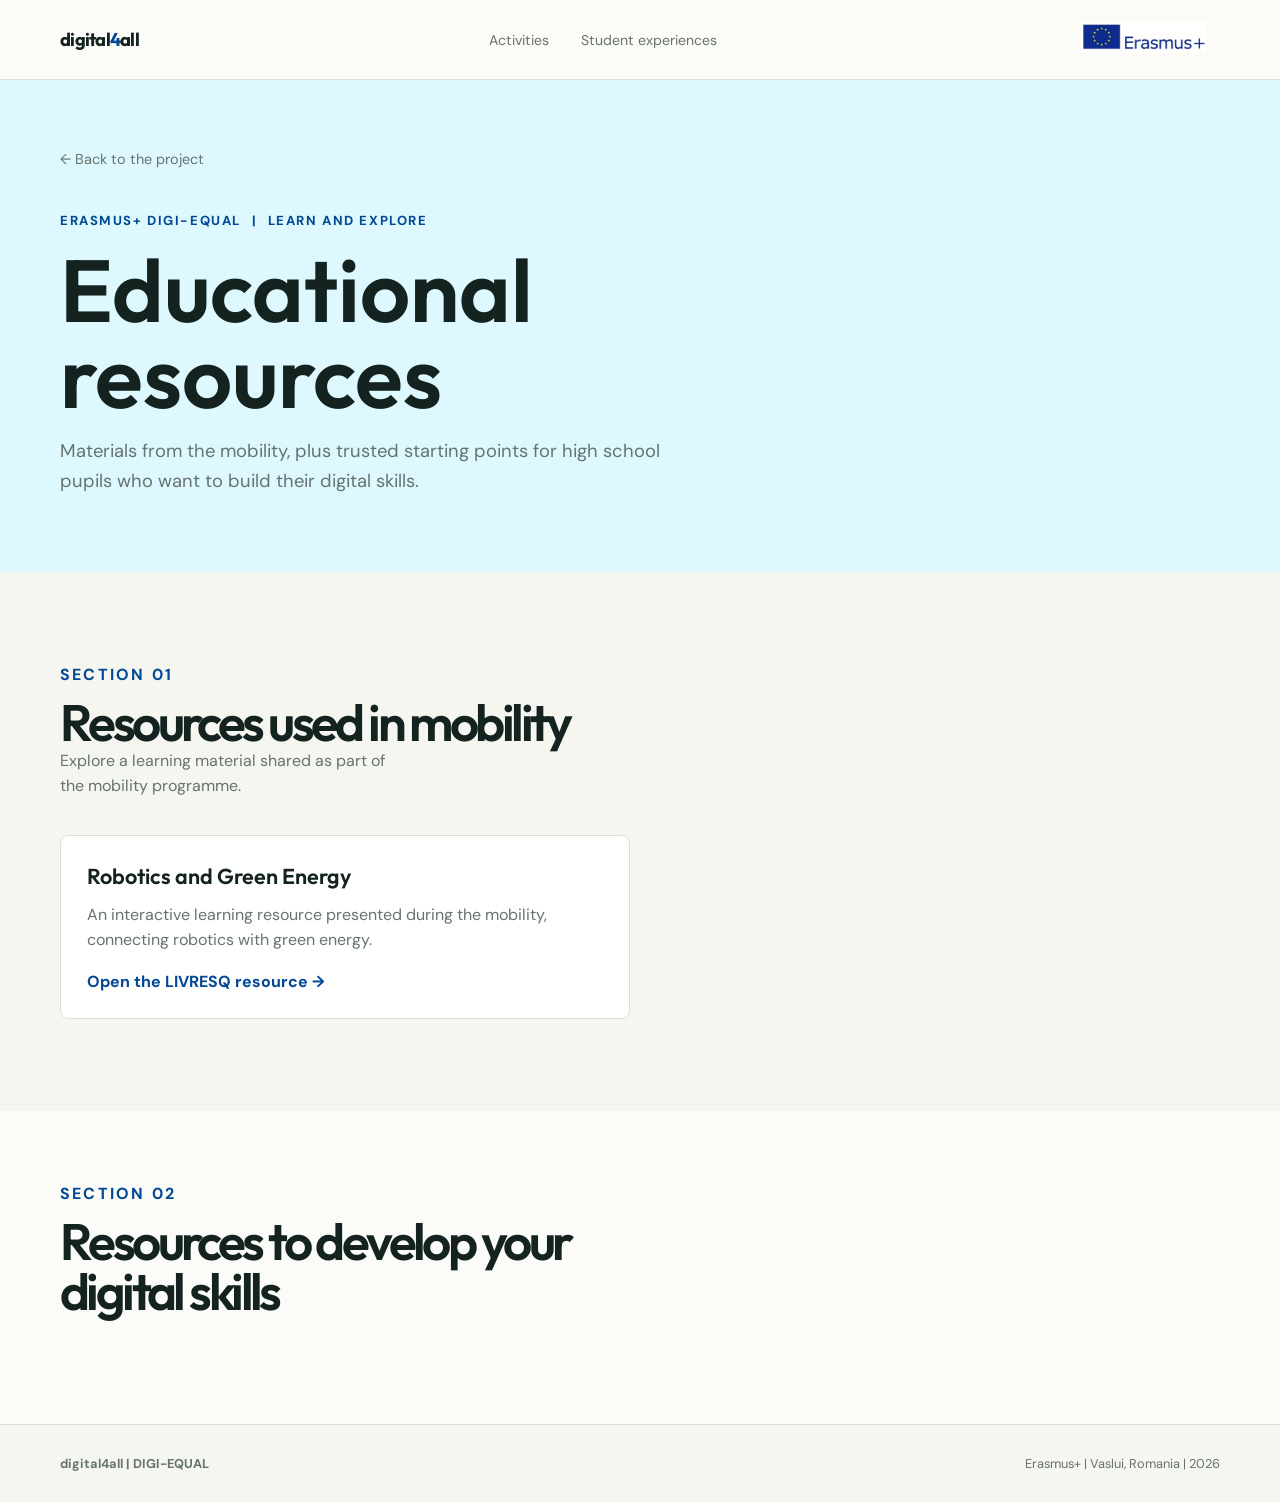
<file: educational-resources.html>
<!doctype html>
<html lang="en">
  <head>
    <meta charset="UTF-8" />
    <meta name="viewport" content="width=device-width, initial-scale=1.0" />
    <meta name="description" content="Educational resources from the DIGI-EQUAL mobility and digital skills tools for high school pupils." />
    <title>Educational resources | digital4all</title>
    <link rel="preconnect" href="https://fonts.googleapis.com" />
    <link rel="preconnect" href="https://fonts.gstatic.com" crossorigin />
    <link
      href="https://fonts.googleapis.com/css2?family=DM+Sans:wght@400;500;600;700&family=Space+Grotesk:wght@500;600;700&display=swap"
      rel="stylesheet"
    />
    <link rel="preconnect" href="https://fonts.googleapis.com" />
    <link rel="preconnect" href="https://fonts.gstatic.com" crossorigin />
    <link
      href="https://fonts.googleapis.com/css2?family=Archivo:ital,wght@0,100..900;1,100..900&family=Kalnia:wght@100..700&family=Merriweather:ital,opsz,wght@0,18..144,300..900;1,18..144,300..900&family=Outfit:wght@100..900&display=swap"
      rel="stylesheet"
    />
    <link rel="stylesheet" href="./assets/css/styles.css" />
  </head>
  <body>
    <nav class="bg-white">
      <div class="wrap nav-inner">
        <a class="brand text-decoration-none text-black" href="./index.html">digital<span>4</span>all</a>
        <div class="nav-links">
          <a href="./index.html#activities" class="text-decoration-none text-black">Activities</a>
          <a href="./student-experiences.html" class="text-decoration-none text-black">Student experiences</a>
        </div>
        <span class="nav-tag"><img src="./assets/images/erasmus.png" class="erasmus-img" alt="Erasmus+" /></span>
      </div>
    </nav>
    <main id="top">
      <header class="day-post-header">
        <div class="wrap">
          <a class="day-post-back" href="./index.html#resources">&larr; Back to the project</a>
          <p class="day-post-kicker">ERASMUS+ DIGI-EQUAL <span>|</span> LEARN AND EXPLORE</p>
          <h1>Educational resources</h1>
          <p class="day-post-deck">Materials from the mobility, plus trusted starting points for high school pupils who want to build their digital skills.</p>
        </div>
      </header>
      <section class="resources" aria-labelledby="mobility-resources-title">
        <div class="wrap">
          <div class="section-head">
            <div>
              <p class="section-label">Section 01</p>
              <h2 id="mobility-resources-title">Resources used in mobility</h2>
              <p class="section-intro">Explore a learning material shared as part of the mobility programme.</p>
            </div>
          </div>
          <div class="resource-grid">
            <article class="resource-card">
              <h3>Robotics and Green Energy</h3>
              <p>An interactive learning resource presented during the mobility, connecting robotics with green energy.</p>
              <a href="https://view.livresq.com/view/69b9899e3320820009b071f8/#robotics_and_green_energie" target="_blank" rel="noopener noreferrer">Open the LIVRESQ resource <span aria-hidden="true">&rarr;</span></a>
            </article>
          </div>
        </div>
      </section>
      <section class="day-photos" aria-labelledby="digital-skills-title">
        <div class="wrap">
          <div class="section-head">
            <div>
              <p class="section-label">Section 02</p>
              <h2 id="digital-skills-title">Resources to develop your digital skills</h2>
              
            </div>
          </div>
          
          </div>
        </div>
      </section>
    </main>
    <footer>
      <div class="wrap footer-inner"><strong>digital4all | DIGI-EQUAL</strong><span>Erasmus+ | Vaslui, Romania | 2026</span></div>
    </footer>
  </body>
</html>
</file>
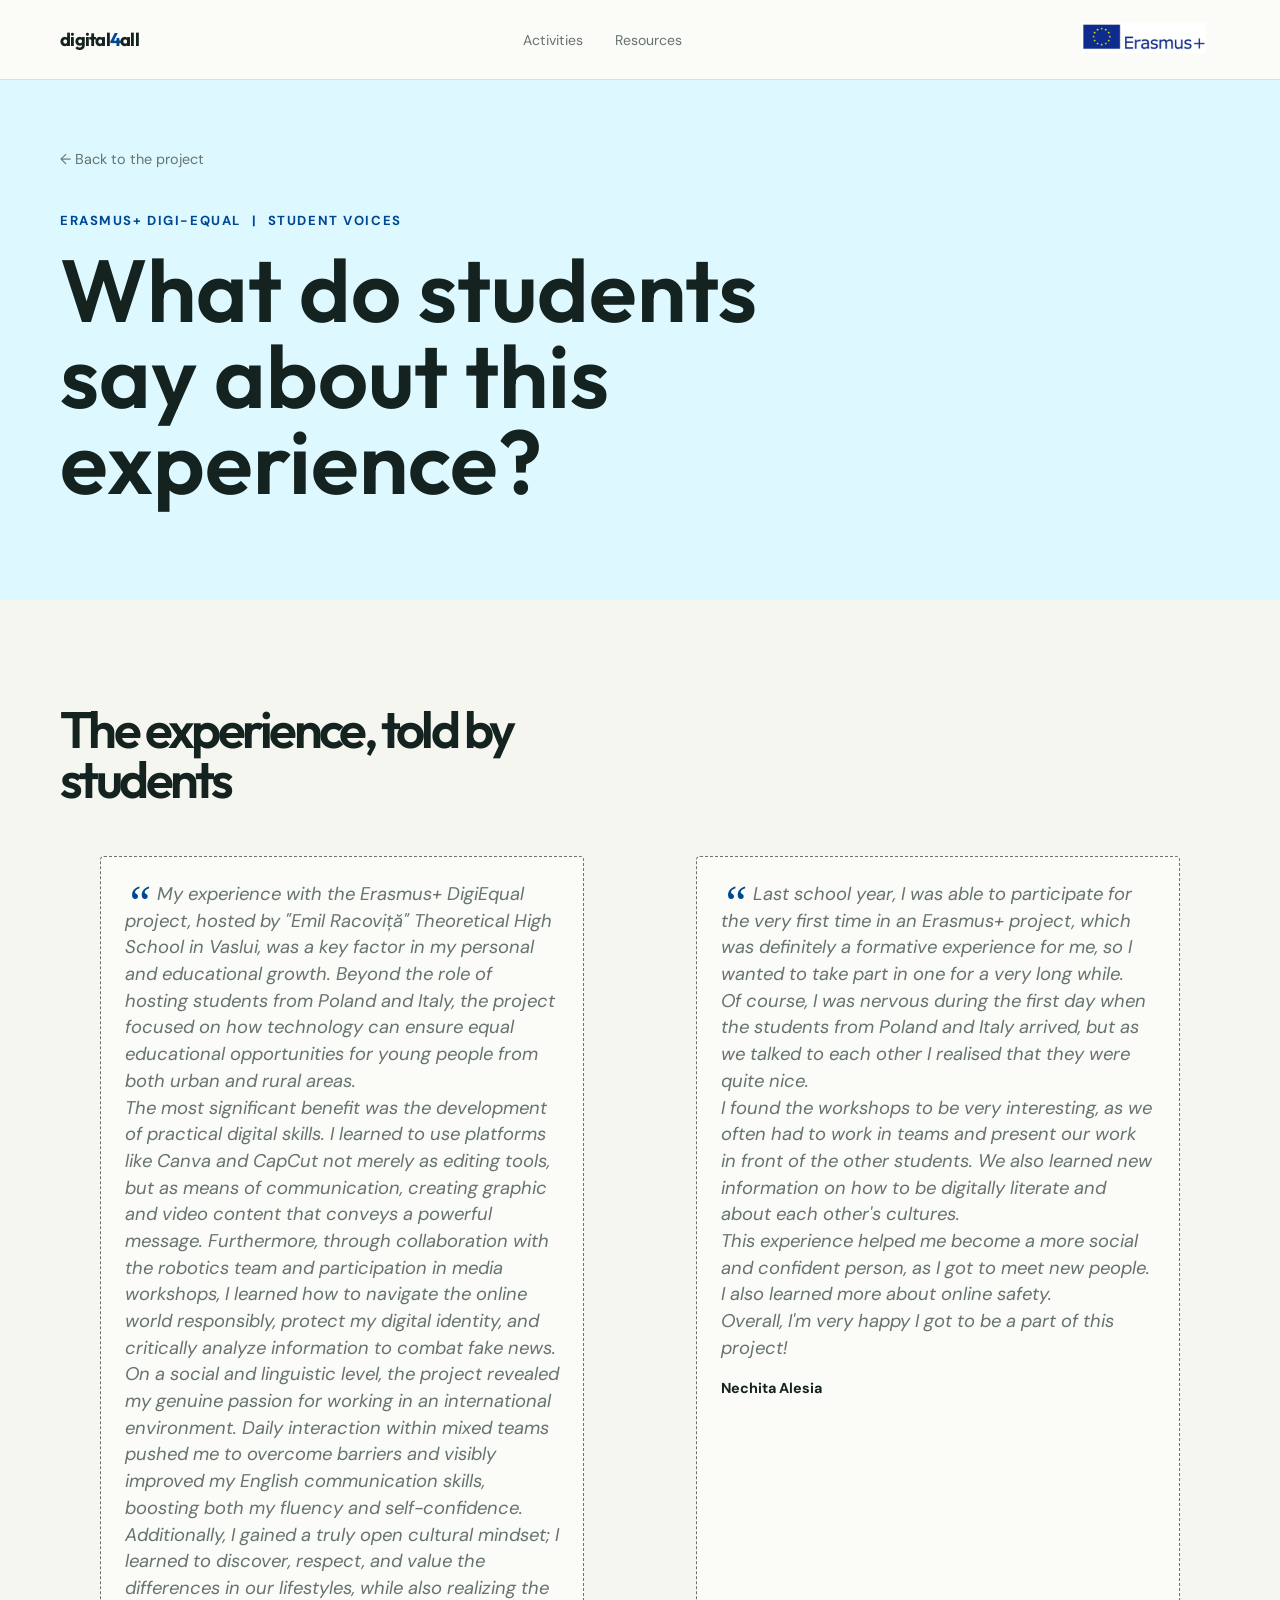
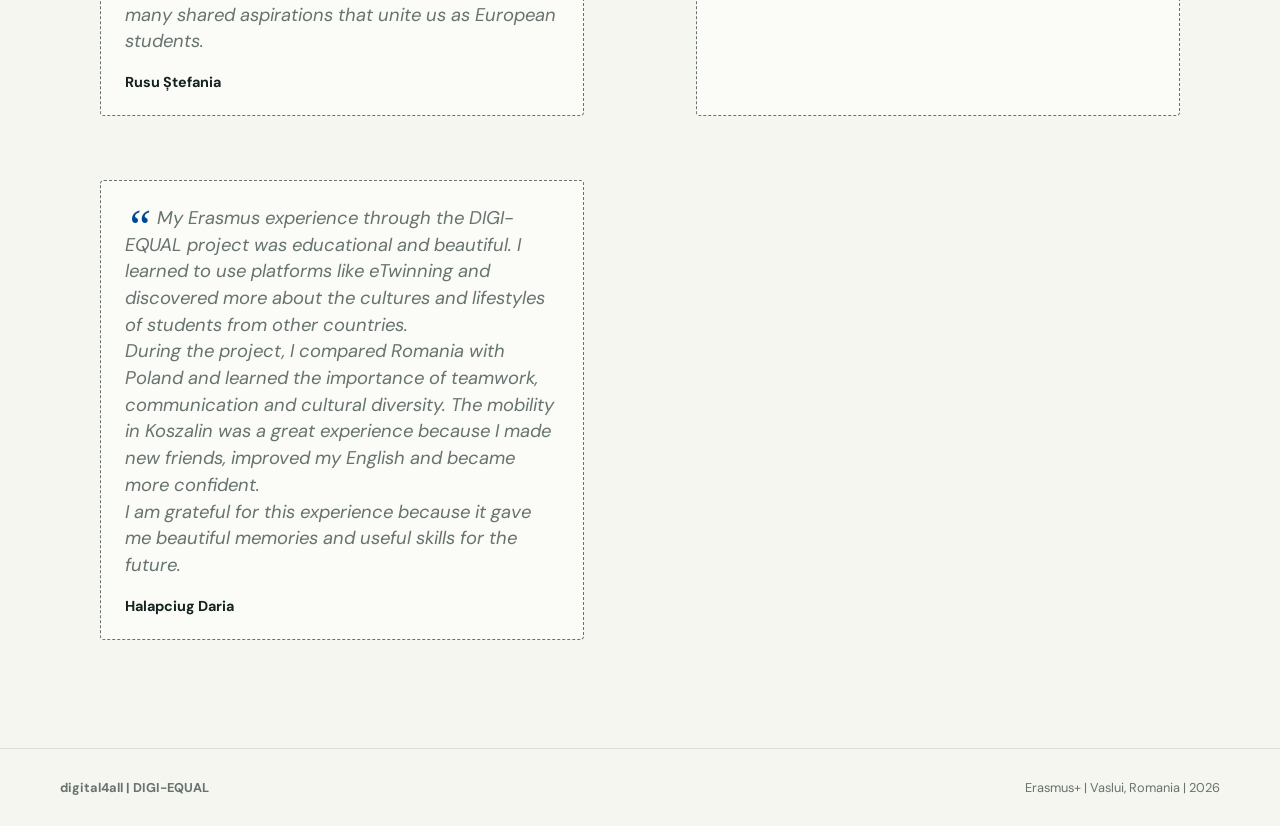
<file: student-experiences.html>
<!doctype html>
<html lang="en">
  <head>
    <meta charset="UTF-8" />
    <meta name="viewport" content="width=device-width, initial-scale=1.0" />
    <meta name="description" content="Student experiences from the DIGI-EQUAL Erasmus+ mobility." />
    <title>Student experiences | digital4all</title>
    <link rel="preconnect" href="https://fonts.googleapis.com" />
    <link rel="preconnect" href="https://fonts.gstatic.com" crossorigin />
    <link
      href="https://fonts.googleapis.com/css2?family=DM+Sans:wght@400;500;600;700&family=Space+Grotesk:wght@500;600;700&display=swap"
      rel="stylesheet"
    />
    <link rel="preconnect" href="https://fonts.googleapis.com" />
    <link rel="preconnect" href="https://fonts.gstatic.com" crossorigin />
    <link
      href="https://fonts.googleapis.com/css2?family=Archivo:ital,wght@0,100..900;1,100..900&family=Kalnia:wght@100..700&family=Merriweather:ital,opsz,wght@0,18..144,300..900;1,18..144,300..900&family=Outfit:wght@100..900&display=swap"
      rel="stylesheet"
    />
    <link rel="stylesheet" href="./assets/css/styles.css" />
  </head>
  <body>
    <nav class="bg-white">
      <div class="wrap nav-inner">
        <a class="brand text-decoration-none text-black" href="./index.html">digital<span>4</span>all</a>
        <div class="nav-links">
          <a href="./index.html#activities" class="text-decoration-none text-black">Activities</a>
          <a href="./educational-resources.html" class="text-decoration-none text-black">Resources</a>
        </div>
        <span class="nav-tag"><img src="./assets/images/erasmus.png" class="erasmus-img" alt="Erasmus+" /></span>
      </div>
    </nav>
    <main id="top">
      <header class="day-post-header">
        <div class="wrap ">
          <a class="day-post-back" href="./index.html#voices">&larr; Back to the project</a>
          <p class="day-post-kicker">ERASMUS+ DIGI-EQUAL <span>|</span> STUDENT VOICES</p>
          <h1>What do students say about this experience?</h1>
          
        </div>
      </header>
      <section class="testimonials" aria-labelledby="experiences-title">
        <div class="wrap">
          <div class="section-head">
            <div>
             
              <h2 id="experiences-title">The experience, told by students</h2>
            </div>
          </div>
          
          <div class="quote-grid student-quote-grid">
            <blockquote class="quote quote-placeholder">
              <p>My experience with the Erasmus+ DigiEqual project, hosted by "Emil Racoviță" Theoretical High School in Vaslui, was a key factor in my personal and educational growth. Beyond the role of hosting students from Poland and Italy, the project focused on how technology can ensure equal educational opportunities for young people from both urban and rural areas.<br/>
The most significant benefit was the development of practical digital skills. I learned to use platforms like Canva and CapCut not merely as editing tools, but as means of communication, creating graphic and video content that conveys a powerful message. Furthermore, through collaboration with the robotics team and participation in media workshops, I learned how to navigate the online world responsibly, protect my digital identity, and critically analyze information to combat fake news.<br/>
On a social and linguistic level, the project revealed my genuine passion for working in an international environment. Daily interaction within mixed teams pushed me to overcome barriers and visibly improved my English communication skills, boosting both my fluency and self-confidence. Additionally, I gained a truly open cultural mindset; I learned to discover, respect, and value the differences in our lifestyles, while also realizing the many shared aspirations that unite us as European students.</p>
              <cite>Rusu Ștefania</cite>
            </blockquote>
            <blockquote class="quote quote-placeholder">
              <p>Last school year, I was able to participate for the very first time in an Erasmus+ project, which was definitely a formative experience for me, so I wanted to take part in one for a very long while.
<br/>
Of course, I was nervous during the first day when the students from Poland and Italy arrived, but as we talked to each other I realised that they were quite nice.
<br/>
I found the workshops to be very interesting, as we often had to work in teams and present our work in front of the other students. We also learned new information on how to be digitally literate and about each other's cultures.
<br/>
This experience helped me become a more social and confident person, as I got to meet new people. I also learned more about online safety.
<br />
Overall, I'm very happy I got to be a part of this project!</p>
              <cite>Nechita Alesia</cite>
            </blockquote>
            <blockquote class="quote quote-placeholder">
              <p>My Erasmus experience through the DIGI-EQUAL project was educational and beautiful. I learned to use platforms like eTwinning and discovered more about the cultures and lifestyles of students from other countries.
<br/>
During the project, I compared Romania with Poland and learned the importance of teamwork, communication and cultural diversity. The mobility in Koszalin was a great experience because I made new friends, improved my English and became more confident.<br/>

I am grateful for this experience because it gave me beautiful memories and useful skills for the future.</p>
              <cite>Halapciug Daria</cite>
            </blockquote>
          </div>
        </div>
      </section>
    </main>
    <footer>
      <div class="wrap footer-inner"><strong>digital4all | DIGI-EQUAL</strong><span>Erasmus+ | Vaslui, Romania | 2026</span></div>
    </footer>
  </body>
</html>
</file>
<file: assets/css/styles.css>
:root {
  --ink: #14231f;
  --muted: #66736f;
  --paper: #f5f6f0;
  --cream: #fbfbf7;
  --mint: #ddf9ff;
  --coral: #004794;
  --yellow: #f5c85b;
  --line: #d9dfd9;
}

* {
  box-sizing: border-box;
}
html {
  scroll-behavior: smooth;
}
html {
	scroll-behavior: smooth;
	container-type: scroll-state;
  container-name: scroller;
}

body {
  margin: 0;
  color: var(--ink);
  background: var(--paper);
  font-family: "DM Sans", sans-serif;
}
h1,
h2,
h3,
p {
  margin: 0;
}
h1,
h2,
h3,
.brand {
  font-family: "Outfit", sans-serif;
  font-weight: 600;
}
a {
  color: inherit;
  text-decoration: none;
}
.wrap {
  width: min(1160px, calc(100% - 48px));
  margin: 0 auto;
}

nav {
  height: 80px;
  display: flex;
  align-items: center;
  border-bottom: 1px solid var(--line);
  background: var(--cream);
}
.nav-inner {
  display: flex;
  align-items: center;
  justify-content: space-between;
}
.brand {
  font-size: 1.15rem;
  font-weight: 700;
  letter-spacing: -0.04em;
}
.brand span {
  color: var(--coral);
}
.nav-links {
  display: flex;
  gap: 32px;
  color: var(--muted);
  font-size: 0.88rem;
}
.nav-links a:hover {
  color: var(--ink);
}
.nav-tag {
  padding: 9px 14px;
  border-radius: 999px;
  font-size: 0.78rem;
  font-weight: 700;
}

.hero {
  padding: 72px 0 88px;
}
.hero-grid {
  display: grid;
  grid-template-columns: 0.88fr 1.12fr;
  gap: 72px;
  align-items: center;
}
.eyebrow,
.section-label {
  color: var(--coral) !important;
  text-transform: uppercase;
  letter-spacing: 0.14em;
  font-size: 1rem;
  font-weight: 700;
}
.hero h1 {
  max-width: 570px;
  margin: 18px 0 24px;
  font-size: clamp(3.5rem, 7vw, 6.8rem);
  line-height: 0.92;
  letter-spacing: -0.08em;
}
.hero h1 em {
  color: var(--coral);
  font-style: normal;
}
.hero-copy {
  max-width: 430px;
  color: var(--muted);
  font-size: 1.08rem;
  line-height: 1.65;
}
.hero-meta {
  display: flex;
  align-items: center;
  justify-content: center;
  gap: 18px;
  margin-top: 38px;
  padding-top: 22px;
}
.hero-meta span {
  color: var(--ink);
  font-family: "Space Grotesk", sans-serif;
  font-size: 0.82rem;
  font-weight: 700;
  letter-spacing: 0.12em;
}
.hero-meta strong {
  display: block;
  font-family: "Space Grotesk", sans-serif;
  font-size: 1.35rem;
}
.hero-meta small {
  color: var(--muted);
  font-size: 0.76rem;
}
.hero-photo {
  position: relative;
}
.hero-photo img {
  display: block;
  width: 100%;
  aspect-ratio: 1.12 / 1;
  object-fit: cover;
  object-position: center;
  border-radius: 4px;
}
.erasmus-img {
  width: 125px;
}

section {
  padding: 92px 0;
}
.section-head {
  display: flex;
  justify-content: space-between;
  align-items: end;
  gap: 24px;
  margin-bottom: 36px;
}
.section-head h2 {
  max-width: 600px;
  margin-top: 12px;
  font-size: clamp(2.3rem, 4vw, 4rem);
  line-height: 0.98;
  letter-spacing: -0.07em;
}
.section-intro {
  max-width: 330px;
  color: var(--muted);
  line-height: 1.6;
}
.outcomes {
  background: var(--mint);
}
.outcome-grid {
  display: grid;
  grid-template-columns: repeat(3, 1fr);
  gap: 16px;
}
.outcome {
  min-height: 200px;
  padding: 26px;
  border: 2px solid var(--coral);
  background: rgba(255, 255, 255, 0.5);
  border-radius: 10px;
}
.outcome-number {
  display: none;
  color: var(--coral);
  font-family: "Space Grotesk", sans-serif;
  font-size: 2.8rem;
  line-height: 1;
}
.outcome h3 {
  color: var(--coral);
  font-weight: 900;
  margin: 55px 0 12px;
  font-size: 1.25rem;
}
.outcome p,
.activity p,
.quote p {
  color: var(--muted);
  line-height: 1.55;
}

.activities {
  background: var(--cream);
}
.activity-grid {
  max-width: 980px;
}
.activity {
  display: grid;
  grid-template-columns: minmax(0, 1fr) minmax(0, 1fr);
  gap: 40px;
  align-items: center;
  border-top: 1px solid var(--line);
  padding-top: 24px;
}
.activity img {
  display: block;
  width: 100%;
  aspect-ratio: 1.45 / 1;
  object-fit: cover;
  border-radius: 4px;
}
.activity-placeholder {
  display: grid;
  min-height: 220px;
  place-items: center;
  border: 1px solid var(--line);
  border-radius: 4px;
  color: var(--coral);
  background: var(--mint);
  font-family: "Space Grotesk", sans-serif;
  font-size: 1.3rem;
  font-weight: 700;
  letter-spacing: 0.14em;
}
.activity h3 {
  margin-bottom: 12px;
  font-size: 1.8rem;
  letter-spacing: -0.04em;
}
.activity-copy {
  max-width: 420px;
}

.testimonials {
  background: var(--paper);
}
.quote-grid {
  display: grid;
  grid-template-columns: repeat(3, 1fr);
  gap: 48px;
}
.student-quote-grid {
  grid-template-columns: repeat(2, minmax(0, 1fr));
  gap: 32px;
}
.quote {
  padding-top: 20px;
  border-top: 2px solid var(--ink);
}
.quote p {
  color: var(--ink);
  font-size: 1.15rem;
  line-height: 1.45;
}
.quote p::before {
  content: "“";
  color: var(--coral);
  font-family: Georgia, serif;
  font-size: 3rem;
  line-height: 0;
  vertical-align: -0.4em;
  margin-right: 5px;
}
.quote cite {
  display: block;
  margin-top: 24px;
  color: var(--muted);
  font-size: 0.82rem;
  font-style: normal;
}
.resource-link {
  display: inline-flex;
  align-items: center;
  gap: 10px;
  margin-top: 24px;
  color: var(--coral);
  font-weight: 700;
}
.resource-link:hover {
  text-decoration: underline;
}
.resource-grid {
  display: grid;
  grid-template-columns: repeat(2, minmax(0, 1fr));
  gap: 20px;
}
.resource-card {
  padding: 26px;
  border: 1px solid var(--line);
  border-radius: 8px;
  background: white;
}
.resource-card h3 {
  margin-bottom: 12px;
  font-size: 1.35rem;
}
.resource-card p {
  color: var(--muted);
  line-height: 1.6;
}
.resource-card a {
  display: inline-block;
  margin-top: 18px;
  color: var(--coral);
  font-weight: 700;
}
.experience-note {
  margin-bottom: 32px;
  padding: 18px 22px;
  border-left: 4px solid var(--coral);
  background: var(--mint);
  color: var(--ink);
  line-height: 1.6;
}
.quote-placeholder {
  padding: 24px;
  border: 1px dashed var(--muted);
  border-radius: 4px;
  background: var(--cream);
}
.quote-placeholder p {
  color: var(--muted);
  font-style: italic;
}
.quote-placeholder cite {
  display: block;
  margin-top: 18px;
  color: var(--ink);
  font-size: 0.9rem;
  font-style: normal;
  font-weight: 700;
}
footer {
  padding: 30px 0;
  border-top: 1px solid var(--line);
  color: var(--muted);
  font-size: 0.8rem;
}
.footer-inner {
  display: flex;
  justify-content: space-between;
  gap: 20px;
}

@media (max-width: 760px) {
  .wrap {
    width: min(100% - 32px, 560px);
  }
  nav {
    height: 68px;
  }
  .nav-links {
    display: none;
  }
  .hero {
    padding: 52px 0 70px;
  }
  .hero-grid,
  .outcome-grid,
  .quote-grid,
  .resource-grid {
    grid-template-columns: 1fr;
    gap: 28px;
  }
  .hero h1 {
    font-size: clamp(3.4rem, 18vw, 5.5rem);
  }
  .hero-photo img {
    aspect-ratio: 1 / 1;
  }
  .hero-meta {
    gap: 10px;
  }
  .hero-meta span {
    font-size: 0.7rem;
    white-space: nowrap;
  }
  .img-info {
    width: 120px;
  }
  .photo-note {
    right: 8px;
  }
  section {
    padding: 70px 0;
  }
  .section-head {
    display: block;
  }
  .section-intro {
    margin-top: 18px;
  }
  .activity {
    grid-template-columns: 1fr;
    gap: 20px;
  }
  .footer-inner {
    display: block;
  }
  .footer-inner span {
    display: block;
    margin-top: 8px;
  }
}

.img-info {
  width: 150px;
}

.day-post-header {
  padding: 68px 0 76px;
  background: var(--mint);
}
.day-post-narrow {
  max-width: 780px;
}
.day-post-back {
  display: inline-block;
  margin-bottom: 44px;
  color: var(--muted);
  font-size: 0.9rem;
}
.day-post-back:hover {
  color: var(--ink);
}
.day-post-kicker,
.day-learning-kicker {
  color: var(--coral);
  font-size: 0.82rem;
  font-weight: 700;
  letter-spacing: 0.12em;
}
.day-post-kicker span {
  padding: 0 6px;
}
.day-post-header h1 {
  max-width: 720px;
  margin: 18px 0;
  font-size: clamp(3rem, 8vw, 5.5rem);
  line-height: 0.98;
}
.day-post-deck {
  max-width: 620px;
  color: var(--muted);
  font-size: 1.15rem;
  line-height: 1.6;
}
.day-story {
  padding: 72px 0;
}
.day-story h2,
.day-section-heading h2,
.day-learning h2 {
  font-size: 2rem;
}
.day-story-copy {
  margin-top: 24px;
  color: var(--muted);
  font-size: 1.08rem;
  line-height: 1.8;
}
.day-story-copy p + p {
  margin-top: 18px;
}
.day-photos {
  padding: 72px 0;
  background: var(--cream);
}
.day-section-heading {
  margin-bottom: 28px;
}
.day-section-heading h2 {
  margin-top: 10px;
}
.day-photo {
  max-width: 980px;
  margin: 0 auto;
}
.day-photo img {
  display: block;
  width: 100%;
  max-height: 620px;
  aspect-ratio: 16 / 9;
  object-fit: cover;
  border-radius: 4px;
}
.day-photo figcaption {
  margin-top: 10px;
  color: var(--muted);
  font-size: 0.86rem;
}
.day-learning {
  padding: 72px 0;
  color: white;
  background: var(--ink);
}
.day-learning-inner {
  display: grid;
  grid-template-columns: 0.9fr 1.1fr;
  gap: 64px;
  align-items: start;
}
.day-learning-kicker {
  color: var(--yellow);
}
.day-learning h2 {
  margin: 14px 0 18px;
  font-size: 2.5rem;
}
.day-learning-intro > p:last-child,
.day-learning-detail p {
  color: rgba(255, 255, 255, 0.75);
  line-height: 1.65;
}
.day-learning-detail {
  padding-left: 28px;
  border-left: 1px solid rgba(255, 255, 255, 0.28);
}
.day-learning-detail h3 {
  margin-bottom: 10px;
  font-size: 1.25rem;
}
.day-learning-detail p + h3 {
  margin-top: 28px;
}
.day-learning-detail ul {
  display: grid;
  gap: 8px;
  margin: 0;
  padding-left: 20px;
  color: rgba(255, 255, 255, 0.75);
}

@media (max-width: 760px) {
  .day-post-header,
  .day-story,
  .day-photos,
  .day-learning {
    padding: 54px 0;
  }
  .day-post-back {
    margin-bottom: 34px;
  }
  .day-learning-inner {
    grid-template-columns: 1fr;
    gap: 32px;
  }
  .day-learning-detail {
    padding: 24px 0 0;
    border-top: 1px solid rgba(255, 255, 255, 0.28);
    border-left: 0;
  }
}

.masonry-grid {
  column-count: 1;
  column-gap: 1rem;
}

@media (min-width: 576px) {
  .masonry-grid {
    column-count: 2;
  }
}
@media (min-width: 768px) {
  .masonry-grid {
    column-count: 3;
  }
}
@media (min-width: 992px) {
  .masonry-grid {
    column-count: 4;
  }
}

.masonry-item {
  display: inline-block;
  width: 100%;
  margin-bottom: 1rem;
}

.nav-btn {
  position: absolute;
  top: 50%;
  transform: translateY(-50%);
  background-color: rgba(0, 0, 0, 0.5);
  color: white;
  font-size: 2.5rem;
  border: none;
  padding: 0 15px;
  line-height: 1;
  z-index: 10;
  border-radius: 0 5px 5px 0;
  transition: background 0.3s;
}
.nav-btn:hover {
  background-color: rgba(0, 0, 0, 0.8);
  color: white;
}
#btnNext {
  border-radius: 5px 0 0 5px;
}

#imgModal {
  max-height: 80vh;
  width: auto;
  object-fit: contain;
}

.to-top {
	position: fixed;
	bottom: 20px;
	right: 20px;
	translate: 80px 0;
  transition: all 0.4s ease, border-color 0.4s ease;
}

@container scroller scroll-state(scrollable: top) {
  .to-top {
    translate: 0 0;
  }
}

.to-top {
	display: flex;
	justify-content: center;
	align-items: center;
	height: 50px;
	width: 50px;
	color:#004794;
	background: white;
	border: 4px solid black;
	cursor: pointer;
}

.to-top img {
	width: 30px;
}

.to-top:hover {
	border-color: var(--coral);
}
</file>
